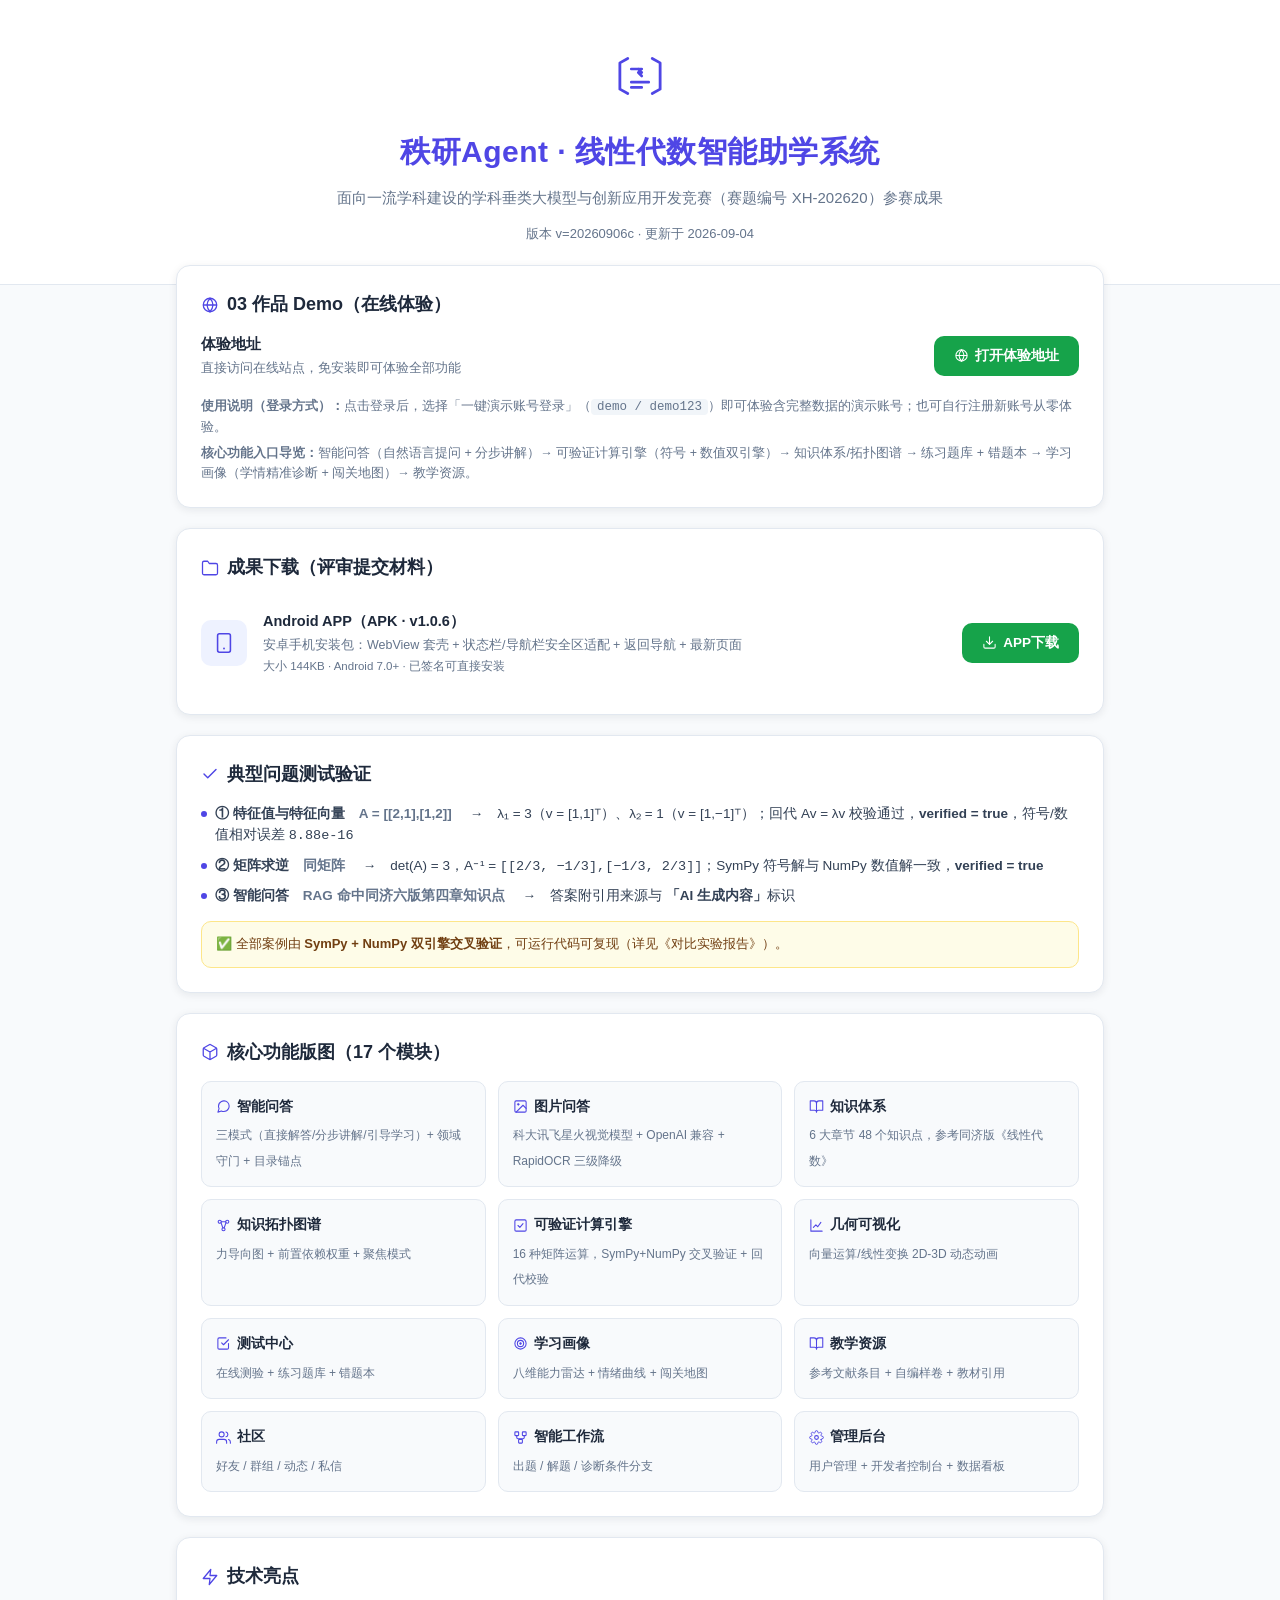
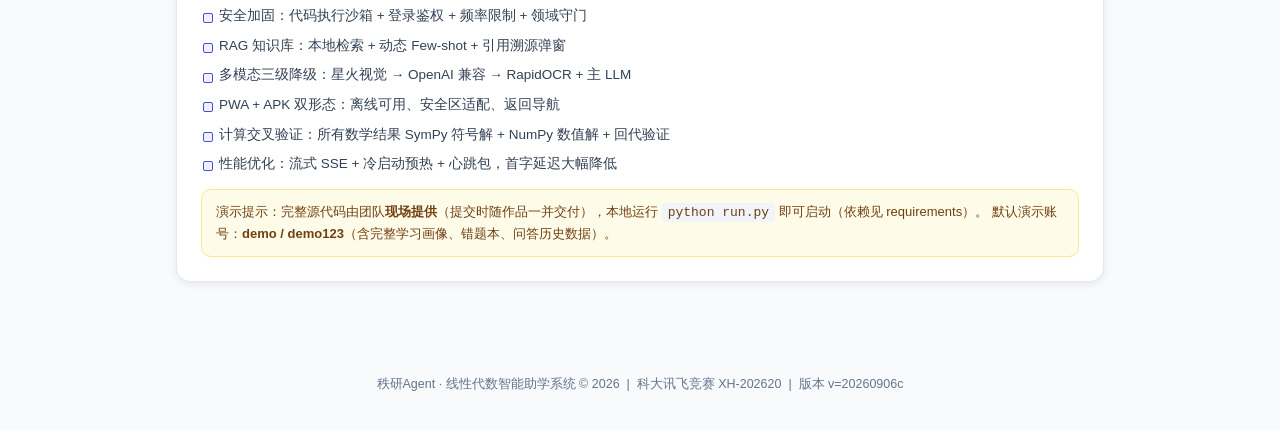
<file: uploads/downloads.html>
<!DOCTYPE html>
<html lang="zh-CN">
<head>
<meta charset="UTF-8">
<meta name="viewport" content="width=device-width, initial-scale=1.0">
<title>秩研Agent · 线性代数智能助学系统 — 成果下载中心</title>
<style>
  :root { --primary:#4f46e5; --primary-dark:#4338ca; --bg:#f8fafc; --card:#fff; --text:#1e293b; --muted:#64748b; --border:#e2e8f0; --green:#16a34a; }
  * { margin:0; padding:0; box-sizing:border-box; }
  body { font-family:-apple-system,BlinkMacSystemFont,'Segoe UI','PingFang SC','Microsoft YaHei',sans-serif; background:var(--bg); color:var(--text); line-height:1.6; }
  /* ===== Hero：白底 + 主色标题 ===== */
  .hero { background:#ffffff; border-bottom:1px solid var(--border); padding:48px 24px 40px; text-align:center; }
  .hero .hero-mark { width:56px; height:56px; margin:0 auto 16px; color:var(--primary); }
  .hero h1 { font-size:30px; font-weight:800; letter-spacing:.5px; margin-bottom:10px; color:var(--primary); }
  .hero p { font-size:15px; color:var(--muted); max-width:640px; margin:0 auto; }
  .hero .meta-line { margin-top:14px; font-size:13px; color:var(--muted); }
  .wrap { max-width:960px; margin:-20px auto 0; padding:0 16px 48px; }
  .card { background:var(--card); border-radius:14px; border:1px solid var(--border); box-shadow:0 2px 8px rgba(15,23,42,.08); padding:24px; margin-bottom:20px; }
  .card h2 { font-size:18px; font-weight:700; margin-bottom:14px; display:flex; align-items:center; gap:8px; color:#1e293b; }
  .card h2 svg { color:var(--primary); }
  .dl-row { display:flex; align-items:center; gap:16px; padding:14px 0; border-bottom:1px solid var(--border); flex-wrap:wrap; }
  .dl-row:last-child { border-bottom:none; }
  .dl-icon { width:46px; height:46px; border-radius:10px; display:flex; align-items:center; justify-content:center; color:var(--primary); background:#eef2ff; flex-shrink:0; }
  .dl-info { flex:1; min-width:220px; }
  .dl-name { font-weight:700; font-size:14.5px; }
  .dl-desc { font-size:12.5px; color:var(--muted); margin-top:2px; }
  .dl-meta { font-size:11.5px; color:var(--muted); margin-top:2px; }
  .dl-btn { display:inline-flex; align-items:center; gap:6px; background:var(--primary); color:#fff; border:none; padding:9px 20px; border-radius:10px; font-size:13.5px; font-weight:600; cursor:pointer; text-decoration:none; transition:background .15s,transform .15s; }
  .dl-btn:hover { background:var(--primary-dark); transform:translateY(-1px); }
  .dl-btn svg { width:15px; height:15px; }
  .dl-btn.green { background:var(--green); }
  .dl-btn.gray { background:#475569; }
  .features { display:grid; grid-template-columns:repeat(auto-fill,minmax(240px,1fr)); gap:12px; }
  .feat { background:#f8fafc; border:1px solid var(--border); border-radius:10px; padding:14px; }
  .feat b { font-size:13.5px; display:flex; align-items:center; gap:6px; margin-bottom:4px; }
  .feat b svg { color:var(--primary); }
  .feat span { font-size:12px; color:var(--muted); }
  .note { background:#fefce8; border:1px solid #fde68a; border-radius:10px; padding:12px 14px; font-size:13px; color:#713f12; margin-top:14px; }
  .footer { text-align:center; color:var(--muted); font-size:12.5px; padding:24px 16px 40px; }
  a.live { color:var(--primary); font-weight:600; text-decoration:none; border-bottom:1px dashed var(--primary); }
  ul.log { list-style:none; padding:0; font-size:13.5px; display:grid; gap:8px; }
  ul.log li { padding-left:14px; position:relative; color:#334155; }
  ul.log li::before { content:''; position:absolute; left:0; top:.6em; width:6px; height:6px; border-radius:50%; background:var(--primary); }
  ul.log li .d { color:var(--muted); font-weight:600; margin-right:4px; }
  ul.tech { list-style:none; padding:0; font-size:13.5px; display:grid; gap:8px; }
  ul.tech li { padding-left:18px; position:relative; color:#334155; }
  ul.tech li::before { content:''; position:absolute; left:2px; top:.6em; width:8px; height:8px; border-radius:2px; background:#eef2ff; border:1px solid var(--primary); }
</style>
</head>
<body>
<!-- ===== 站内 SVG 线性图标 sprite ===== -->
<svg xmlns="http://www.w3.org/2000/svg" style="display:none" aria-hidden="true">
  <symbol id="ic-la-mark" viewBox="0 0 32 32"><path d="M9 6 L4.5 8.5 L4.5 23.5 L9 26" fill="none" stroke="currentColor" stroke-width="1.6" stroke-linecap="round" stroke-linejoin="round"/><path d="M23 6 L27.5 8.5 L27.5 23.5 L23 26" fill="none" stroke="currentColor" stroke-width="1.6" stroke-linecap="round" stroke-linejoin="round"/><path d="M11 12 L17 12 M15 12 L17 14 M15 14 L17 16" fill="none" stroke="currentColor" stroke-width="1.5" stroke-linecap="round" stroke-linejoin="round"/><path d="M11 19.5 L21 19.5 M11 22.5 L17 22.5" fill="none" stroke="currentColor" stroke-width="1.5" stroke-linecap="round"/></symbol>
  <symbol id="ic-globe" viewBox="0 0 24 24"><circle cx="12" cy="12" r="9" fill="none" stroke="currentColor" stroke-width="1.7"/><path d="M3 12h18 M12 3a15.3 15.3 0 0 1 4 9 15.3 15.3 0 0 1-4 9 15.3 15.3 0 0 1-4-9 15.3 15.3 0 0 1 4-9z" fill="none" stroke="currentColor" stroke-width="1.7"/></symbol>
  <symbol id="ic-folder" viewBox="0 0 24 24"><path d="M22 19a2 2 0 0 1-2 2H4a2 2 0 0 1-2-2V5a2 2 0 0 1 2-2h5l2 3h9a2 2 0 0 1 2 2z" fill="none" stroke="currentColor" stroke-width="1.7" stroke-linecap="round" stroke-linejoin="round"/></symbol>
  <symbol id="ic-phone" viewBox="0 0 24 24"><rect x="5" y="2" width="14" height="20" rx="2" fill="none" stroke="currentColor" stroke-width="1.7"/><path d="M12 18h.01" fill="none" stroke="currentColor" stroke-width="2" stroke-linecap="round"/></symbol>
  <symbol id="ic-pc" viewBox="0 0 24 24"><rect x="2" y="3" width="20" height="14" rx="2" fill="none" stroke="currentColor" stroke-width="1.7"/><path d="M8 21h8 M12 17v4" fill="none" stroke="currentColor" stroke-width="1.7" stroke-linecap="round"/></symbol>
  <symbol id="ic-paper" viewBox="0 0 24 24"><path d="M14 2H6a2 2 0 0 0-2 2v16a2 2 0 0 0 2 2h12a2 2 0 0 0 2-2V8z M14 2v6h6 M9 13h6 M9 17h6" fill="none" stroke="currentColor" stroke-width="1.7" stroke-linecap="round" stroke-linejoin="round"/></symbol>
  <symbol id="ic-dl" viewBox="0 0 24 24"><path d="M21 15v4a2 2 0 0 1-2 2H5a2 2 0 0 1-2-2v-4 M7 10l5 5 5-5 M12 15V3" fill="none" stroke="currentColor" stroke-width="1.7" stroke-linecap="round" stroke-linejoin="round"/></symbol>
  <symbol id="ic-scroll" viewBox="0 0 24 24"><path d="M6 2h12a2 2 0 0 1 2 2v16a2 2 0 0 1-2 2H6a2 2 0 0 1-2-2V4a2 2 0 0 1 2-2z M8 7h8 M8 11h8 M8 15h5" fill="none" stroke="currentColor" stroke-width="1.7" stroke-linecap="round" stroke-linejoin="round"/></symbol>
  <symbol id="ic-cube" viewBox="0 0 24 24"><path d="M21 16V8a2 2 0 0 0-1-1.73l-7-4a2 2 0 0 0-2 0l-7 4A2 2 0 0 0 3 8v8a2 2 0 0 0 1 1.73l7 4a2 2 0 0 0 2 0l7-4A2 2 0 0 0 21 16z M3.27 6.96L12 12.01l8.73-5.05 M12 22.08V12" fill="none" stroke="currentColor" stroke-width="1.7" stroke-linecap="round" stroke-linejoin="round"/></symbol>
  <symbol id="ic-bolt" viewBox="0 0 24 24"><path d="M13 2L3 14h9l-1 8 10-12h-9l1-8z" fill="none" stroke="currentColor" stroke-width="1.7" stroke-linecap="round" stroke-linejoin="round"/></symbol>
  <symbol id="ic-chat" viewBox="0 0 24 24"><path d="M21 11.5a8.38 8.38 0 0 1-.9 3.8 8.5 8.5 0 0 1-7.6 4.7 8.38 8.38 0 0 1-3.8-.9L3 21l1.9-5.7a8.38 8.38 0 0 1-.9-3.8 8.5 8.5 0 0 1 4.7-7.6 8.38 8.38 0 0 1 3.8-.9h.5a8.48 8.48 0 0 1 8 8z" fill="none" stroke="currentColor" stroke-width="1.7" stroke-linecap="round" stroke-linejoin="round"/></symbol>
  <symbol id="ic-image" viewBox="0 0 24 24"><rect x="3" y="3" width="18" height="18" rx="2" fill="none" stroke="currentColor" stroke-width="1.7"/><circle cx="8.5" cy="8.5" r="1.5" fill="currentColor"/><path d="M21 15l-5-5L5 21" fill="none" stroke="currentColor" stroke-width="1.7" stroke-linecap="round" stroke-linejoin="round"/></symbol>
  <symbol id="ic-book" viewBox="0 0 24 24"><path d="M2 3h6a4 4 0 0 1 4 4v14a3 3 0 0 0-3-3H2zM22 3h-6a4 4 0 0 0-4 4v14a3 3 0 0 1 3-3h7z" fill="none" stroke="currentColor" stroke-width="1.7" stroke-linecap="round" stroke-linejoin="round"/></symbol>
  <symbol id="ic-graph" viewBox="0 0 24 24"><circle cx="6" cy="6" r="2.5" fill="none" stroke="currentColor" stroke-width="1.7"/><circle cx="18" cy="6" r="2.5" fill="none" stroke="currentColor" stroke-width="1.7"/><circle cx="12" cy="18" r="2.5" fill="none" stroke="currentColor" stroke-width="1.7"/><path d="M8 7.5L11 16 M16 7.5L13 16 M8.5 6h7" fill="none" stroke="currentColor" stroke-width="1.7" stroke-linecap="round"/></symbol>
  <symbol id="ic-viz" viewBox="0 0 24 24"><path d="M3 3v18h18 M7 15l4-4 3 3 5-7" fill="none" stroke="currentColor" stroke-width="1.7" stroke-linecap="round" stroke-linejoin="round"/></symbol>
  <symbol id="ic-engine" viewBox="0 0 24 24"><rect x="3" y="3" width="18" height="18" rx="2" fill="none" stroke="currentColor" stroke-width="1.7"/><path d="M8 12l3 3 5-6" fill="none" stroke="currentColor" stroke-width="1.7" stroke-linecap="round" stroke-linejoin="round"/></symbol>
  <symbol id="ic-flow" viewBox="0 0 24 24"><rect x="3" y="3" width="6" height="6" rx="1" fill="none" stroke="currentColor" stroke-width="1.7"/><rect x="15" y="3" width="6" height="6" rx="1" fill="none" stroke="currentColor" stroke-width="1.7"/><rect x="9" y="15" width="6" height="6" rx="1" fill="none" stroke="currentColor" stroke-width="1.7"/><path d="M6 9v3a2 2 0 0 0 2 2h4 M18 9v3a2 2 0 0 1-2 2h-4" fill="none" stroke="currentColor" stroke-width="1.7" stroke-linecap="round"/></symbol>
  <symbol id="ic-quiz" viewBox="0 0 24 24"><path d="M9 11l3 3 8-8 M20 12v7a2 2 0 0 1-2 2H5a2 2 0 0 1-2-2V5a2 2 0 0 1 2-2h11" fill="none" stroke="currentColor" stroke-width="1.7" stroke-linecap="round" stroke-linejoin="round"/></symbol>
  <symbol id="ic-radar" viewBox="0 0 24 24"><circle cx="12" cy="12" r="9" fill="none" stroke="currentColor" stroke-width="1.7"/><circle cx="12" cy="12" r="5" fill="none" stroke="currentColor" stroke-width="1.7"/><circle cx="12" cy="12" r="1.5" fill="currentColor"/></symbol>
  <symbol id="ic-friends" viewBox="0 0 24 24"><path d="M17 21v-2a4 4 0 0 0-4-4H5a4 4 0 0 0-4 4v2 M9 11a4 4 0 1 0 0-8 4 4 0 0 0 0 8 M23 21v-2a4 4 0 0 0-3-3.87 M16 3.13a4 4 0 0 1 0 7.75" fill="none" stroke="currentColor" stroke-width="1.7" stroke-linecap="round" stroke-linejoin="round"/></symbol>
  <symbol id="ic-gear" viewBox="0 0 24 24"><circle cx="12" cy="12" r="3" fill="none" stroke="currentColor" stroke-width="1.7"/><path d="M19.4 15a1.65 1.65 0 0 0 .33 1.82l.06.06a2 2 0 0 1 0 2.83 2 2 0 0 1-2.83 0l-.06-.06a1.65 1.65 0 0 0-1.82-.33 1.65 1.65 0 0 0-1 1.51V21a2 2 0 0 1-2 2 2 2 0 0 1-2-2v-.09A1.65 1.65 0 0 0 9 19.4a1.65 1.65 0 0 0-1.82.33l-.06.06a2 2 0 0 1-2.83 0 2 2 0 0 1 0-2.83l.06-.06a1.65 1.65 0 0 0 .33-1.82 1.65 1.65 0 0 0-1.51-1H3a2 2 0 0 1-2-2 2 2 0 0 1 2-2h.09A1.65 1.65 0 0 0 4.6 9a1.65 1.65 0 0 0-.33-1.82l-.06-.06a2 2 0 0 1 0-2.83 2 2 0 0 1 2.83 0l.06.06a1.65 1.65 0 0 0 1.82.33H9a1.65 1.65 0 0 0 1-1.51V3a2 2 0 0 1 2-2 2 2 0 0 1 2 2v.09a1.65 1.65 0 0 0 1 1.51 1.65 1.65 0 0 0 1.82-.33l.06-.06a2 2 0 0 1 2.83 0 2 2 0 0 1 0 2.83l-.06.06a1.65 1.65 0 0 0-.33 1.82V9a1.65 1.65 0 0 0 1.51 1H21a2 2 0 0 1 2 2 2 2 0 0 1-2 2h-.09a1.65 1.65 0 0 0-1.51 1z" fill="none" stroke="currentColor" stroke-width="1.5" stroke-linecap="round" stroke-linejoin="round"/></symbol>
  <symbol id="ic-check" viewBox="0 0 24 24"><path d="M20 6L9 17l-5-5" fill="none" stroke="currentColor" stroke-width="1.9" stroke-linecap="round" stroke-linejoin="round"/></symbol>
</svg>

<div class="hero">
  <svg class="hero-mark" viewBox="0 0 32 32" fill="none" stroke="currentColor" aria-hidden="true"><use href="#ic-la-mark"/></svg>
  <h1>秩研Agent · 线性代数智能助学系统</h1>
  <p>面向一流学科建设的学科垂类大模型与创新应用开发竞赛（赛题编号 XH-202620）参赛成果</p>
  <div class="meta-line">版本 v=20260906c · 更新于 2026-09-04</div>
</div>

<div class="wrap">

  <!-- 03 作品 Demo -->
  <div class="card">
    <h2><svg class="ic" width="18" height="18" viewBox="0 0 24 24" fill="none" stroke="currentColor" aria-hidden="true"><use href="#ic-globe"/></svg> 03 作品 Demo（在线体验）</h2>
    <div style="font-size:14px;">
      <div class="dl-row" style="border-bottom:none;padding-top:0;">
        <div class="dl-info">
          <div class="dl-name">体验地址</div>
          <div class="dl-desc">直接访问在线站点，免安装即可体验全部功能</div>
        </div>
        <a class="dl-btn green" href="../" target="_blank"><svg width="15" height="15" viewBox="0 0 24 24" fill="none" stroke="currentColor" aria-hidden="true"><use href="#ic-globe"/></svg> 打开体验地址</a>
      </div>
      <div style="margin-top:4px;font-size:12.5px;color:var(--muted);">
        <b>使用说明（登录方式）：</b>点击登录后，选择「一键演示账号登录」（<code style="background:#f1f5f9;padding:1px 6px;border-radius:4px;">demo / demo123</code>）即可体验含完整数据的演示账号；也可自行注册新账号从零体验。
      </div>
      <div style="margin-top:6px;font-size:12.5px;color:var(--muted);">
        <b>核心功能入口导览：</b>智能问答（自然语言提问 + 分步讲解）→ 可验证计算引擎（符号 + 数值双引擎）→ 知识体系/拓扑图谱 → 练习题库 + 错题本 → 学习画像（学情精准诊断 + 闯关地图）→ 教学资源。
      </div>
    </div>
  </div>

  <!-- 成果下载 -->
  <div class="card">
    <h2><svg class="ic" width="18" height="18" viewBox="0 0 24 24" fill="none" stroke="currentColor" aria-hidden="true"><use href="#ic-folder"/></svg> 成果下载（评审提交材料）</h2>

    <div class="dl-row">
      <div class="dl-icon"><svg width="22" height="22" viewBox="0 0 24 24" fill="none" stroke="currentColor" aria-hidden="true"><use href="#ic-phone"/></svg></div>
      <div class="dl-info">
        <div class="dl-name">Android APP（APK · v1.0.6）</div>
        <div class="dl-desc">安卓手机安装包：WebView 套壳 + 状态栏/导航栏安全区适配 + 返回导航 + 最新页面</div>
        <div class="dl-meta">大小 144KB · Android 7.0+ · 已签名可直接安装</div>
      </div>
      <a class="dl-btn green" href="downloads/秩研Agent-1.0.6.apk" download><svg width="15" height="15" viewBox="0 0 24 24" fill="none" stroke="currentColor" aria-hidden="true"><use href="#ic-dl"/></svg> APP下载</a>
    </div>
  </div>

  <!-- 典型问题测试验证 -->
  <div class="card">
    <h2><svg class="ic" width="18" height="18" viewBox="0 0 24 24" fill="none" stroke="currentColor" aria-hidden="true"><use href="#ic-check"/></svg> 典型问题测试验证</h2>
    <ul class="log" style="font-size:13.5px;">
      <li>
        <b>① 特征值与特征向量</b>　<span class="d">A = [[2,1],[1,2]]</span>　→　λ₁ = 3（v = [1,1]ᵀ）、λ₂ = 1（v = [1,−1]ᵀ）；回代 Av = λv 校验通过，<b>verified = true</b>，符号/数值相对误差 <code>8.88e-16</code>
      </li>
      <li>
        <b>② 矩阵求逆</b>　<span class="d">同矩阵</span>　→　det(A) = 3，A⁻¹ = <span style="font-family:ui-monospace,Menlo,monospace;">[[2/3, −1/3],[−1/3, 2/3]]</span>；SymPy 符号解与 NumPy 数值解一致，<b>verified = true</b>
      </li>
      <li>
        <b>③ 智能问答</b>　<span class="d">RAG 命中同济六版第四章知识点</span>　→　答案附引用来源与 <b>「AI 生成内容」</b>标识
      </li>
    </ul>
    <div class="note">
      ✅ 全部案例由 <b>SymPy + NumPy 双引擎交叉验证</b>，可运行代码可复现（详见《对比实验报告》）。
    </div>
  </div>

  <!-- 功能版图 -->
  <div class="card">
    <h2><svg class="ic" width="18" height="18" viewBox="0 0 24 24" fill="none" stroke="currentColor" aria-hidden="true"><use href="#ic-cube"/></svg> 核心功能版图（17 个模块）</h2>
    <div class="features">
      <div class="feat"><b><svg width="15" height="15" viewBox="0 0 24 24" fill="none" stroke="currentColor" aria-hidden="true"><use href="#ic-chat"/></svg> 智能问答</b><span>三模式（直接解答/分步讲解/引导学习）+ 领域守门 + 目录锚点</span></div>
      <div class="feat"><b><svg width="15" height="15" viewBox="0 0 24 24" fill="none" stroke="currentColor" aria-hidden="true"><use href="#ic-image"/></svg> 图片问答</b><span>科大讯飞星火视觉模型 + OpenAI 兼容 + RapidOCR 三级降级</span></div>
      <div class="feat"><b><svg width="15" height="15" viewBox="0 0 24 24" fill="none" stroke="currentColor" aria-hidden="true"><use href="#ic-book"/></svg> 知识体系</b><span>6 大章节 48 个知识点，参考同济版《线性代数》</span></div>
      <div class="feat"><b><svg width="15" height="15" viewBox="0 0 24 24" fill="none" stroke="currentColor" aria-hidden="true"><use href="#ic-graph"/></svg> 知识拓扑图谱</b><span>力导向图 + 前置依赖权重 + 聚焦模式</span></div>
      <div class="feat"><b><svg width="15" height="15" viewBox="0 0 24 24" fill="none" stroke="currentColor" aria-hidden="true"><use href="#ic-engine"/></svg> 可验证计算引擎</b><span>16 种矩阵运算，SymPy+NumPy 交叉验证 + 回代校验</span></div>
      <div class="feat"><b><svg width="15" height="15" viewBox="0 0 24 24" fill="none" stroke="currentColor" aria-hidden="true"><use href="#ic-viz"/></svg> 几何可视化</b><span>向量运算/线性变换 2D-3D 动态动画</span></div>
      <div class="feat"><b><svg width="15" height="15" viewBox="0 0 24 24" fill="none" stroke="currentColor" aria-hidden="true"><use href="#ic-quiz"/></svg> 测试中心</b><span>在线测验 + 练习题库 + 错题本</span></div>
      <div class="feat"><b><svg width="15" height="15" viewBox="0 0 24 24" fill="none" stroke="currentColor" aria-hidden="true"><use href="#ic-radar"/></svg> 学习画像</b><span>八维能力雷达 + 情绪曲线 + 闯关地图</span></div>
      <div class="feat"><b><svg width="15" height="15" viewBox="0 0 24 24" fill="none" stroke="currentColor" aria-hidden="true"><use href="#ic-book"/></svg> 教学资源</b><span>参考文献条目 + 自编样卷 + 教材引用</span></div>
      <div class="feat"><b><svg width="15" height="15" viewBox="0 0 24 24" fill="none" stroke="currentColor" aria-hidden="true"><use href="#ic-friends"/></svg> 社区</b><span>好友 / 群组 / 动态 / 私信</span></div>
      <div class="feat"><b><svg width="15" height="15" viewBox="0 0 24 24" fill="none" stroke="currentColor" aria-hidden="true"><use href="#ic-flow"/></svg> 智能工作流</b><span>出题 / 解题 / 诊断条件分支</span></div>
      <div class="feat"><b><svg width="15" height="15" viewBox="0 0 24 24" fill="none" stroke="currentColor" aria-hidden="true"><use href="#ic-gear"/></svg> 管理后台</b><span>用户管理 + 开发者控制台 + 数据看板</span></div>
    </div>
  </div>

  <!-- 技术亮点 -->
  <div class="card">
    <h2><svg class="ic" width="18" height="18" viewBox="0 0 24 24" fill="none" stroke="currentColor" aria-hidden="true"><use href="#ic-bolt"/></svg> 技术亮点</h2>
    <ul class="tech">
      <li>安全加固：代码执行沙箱 + 登录鉴权 + 频率限制 + 领域守门</li>
      <li>RAG 知识库：本地检索 + 动态 Few-shot + 引用溯源弹窗</li>
      <li>多模态三级降级：星火视觉 → OpenAI 兼容 → RapidOCR + 主 LLM</li>
      <li>PWA + APK 双形态：离线可用、安全区适配、返回导航</li>
      <li>计算交叉验证：所有数学结果 SymPy 符号解 + NumPy 数值解 + 回代验证</li>
      <li>性能优化：流式 SSE + 冷启动预热 + 心跳包，首字延迟大幅降低</li>
    </ul>
    <div class="note">
      演示提示：完整源代码由团队<b>现场提供</b>（提交时随作品一并交付），本地运行 <code style="background:#f1f5f9;padding:2px 6px;border-radius:4px;">python run.py</code> 即可启动（依赖见 requirements）。
      默认演示账号：<b>demo / demo123</b>（含完整学习画像、错题本、问答历史数据）。
    </div>
  </div>

</div>

<div class="footer">
  秩研Agent · 线性代数智能助学系统 © 2026 &nbsp;|&nbsp; 科大讯飞竞赛 XH-202620 &nbsp;|&nbsp; 版本 v=20260906c
</div>

</body>
</html>
</file>
